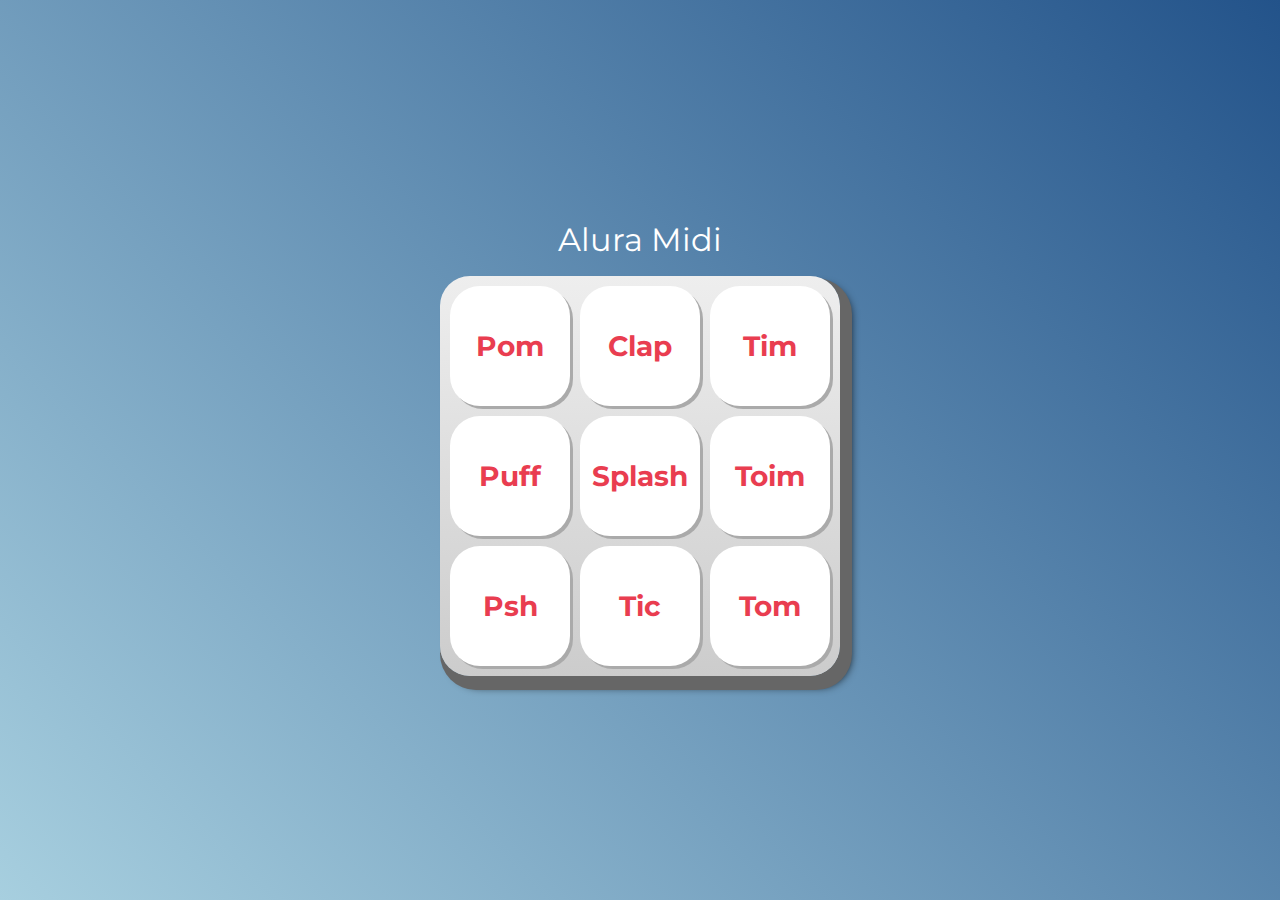
<file: aluramidi-curso-arquivos-iniciais/index.html>
<!DOCTYPE html>
<html lang="pt-BR">
<head>
    <meta charset="UTF-8">
    <meta http-equiv="X-UA-Compatible" content="IE=edge">
    <meta name="viewport" content="width=device-width, initial-scale=1.0">

    <title>Alura MIDI</title>

    <link rel="preconnect" href="https://fonts.googleapis.com">
    <link rel="preconnect" href="https://fonts.gstatic.com" crossorigin>
    <link href="https://fonts.googleapis.com/css2?family=Montserrat:wght@500;600&display=swap" rel="stylesheet">

    <link rel="icon" type="image/png" href="images/bateria.png">
    <link rel="stylesheet" href="css/reset.css">
    <link rel="stylesheet" href="css/estilos.css">

</head>
<body>

    <h1>Alura Midi</h1>

    <section class="teclado">
        <button oneclick="tocaSomPom()" class="tecla tecla_pom">Pom</button>
        <button class="tecla tecla_clap">Clap</button>
        <button class="tecla tecla_tim">Tim</button>

        <button class="tecla tecla_puff">Puff</button>
        <button class="tecla tecla_splash">Splash</button>
        <button class="tecla tecla_toim">Toim</button>

        <button class="tecla tecla_psh">Psh</button>
        <button class="tecla tecla_tic">Tic</button>
        <button class="tecla tecla_tom">Tom</button>
    </section>

    <audio src="sounds/keyq.wav" id="som_tecla_pom"></audio>
    <audio src="sounds/keyw.wav" id="som_tecla_clap"></audio>
    <audio src="sounds/keye.wav" id="som_tecla_tim"></audio>
    <audio src="sounds/keya.wav" id="som_tecla_puff"></audio>
    <audio src="sounds/keys.wav" id="som_tecla_splash"></audio>
    <audio src="sounds/keyd.wav" id="som_tecla_toim"></audio>
    <audio src="sounds/keyz.wav" id="som_tecla_psh"></audio>
    <audio src="sounds/keyx.wav" id="som_tecla_tic"></audio>
    <audio src="sounds/keyc.wav" id="som_tecla_tom"></audio>
   
    <script src="main.js"></script>
</body>
</html>
</file>
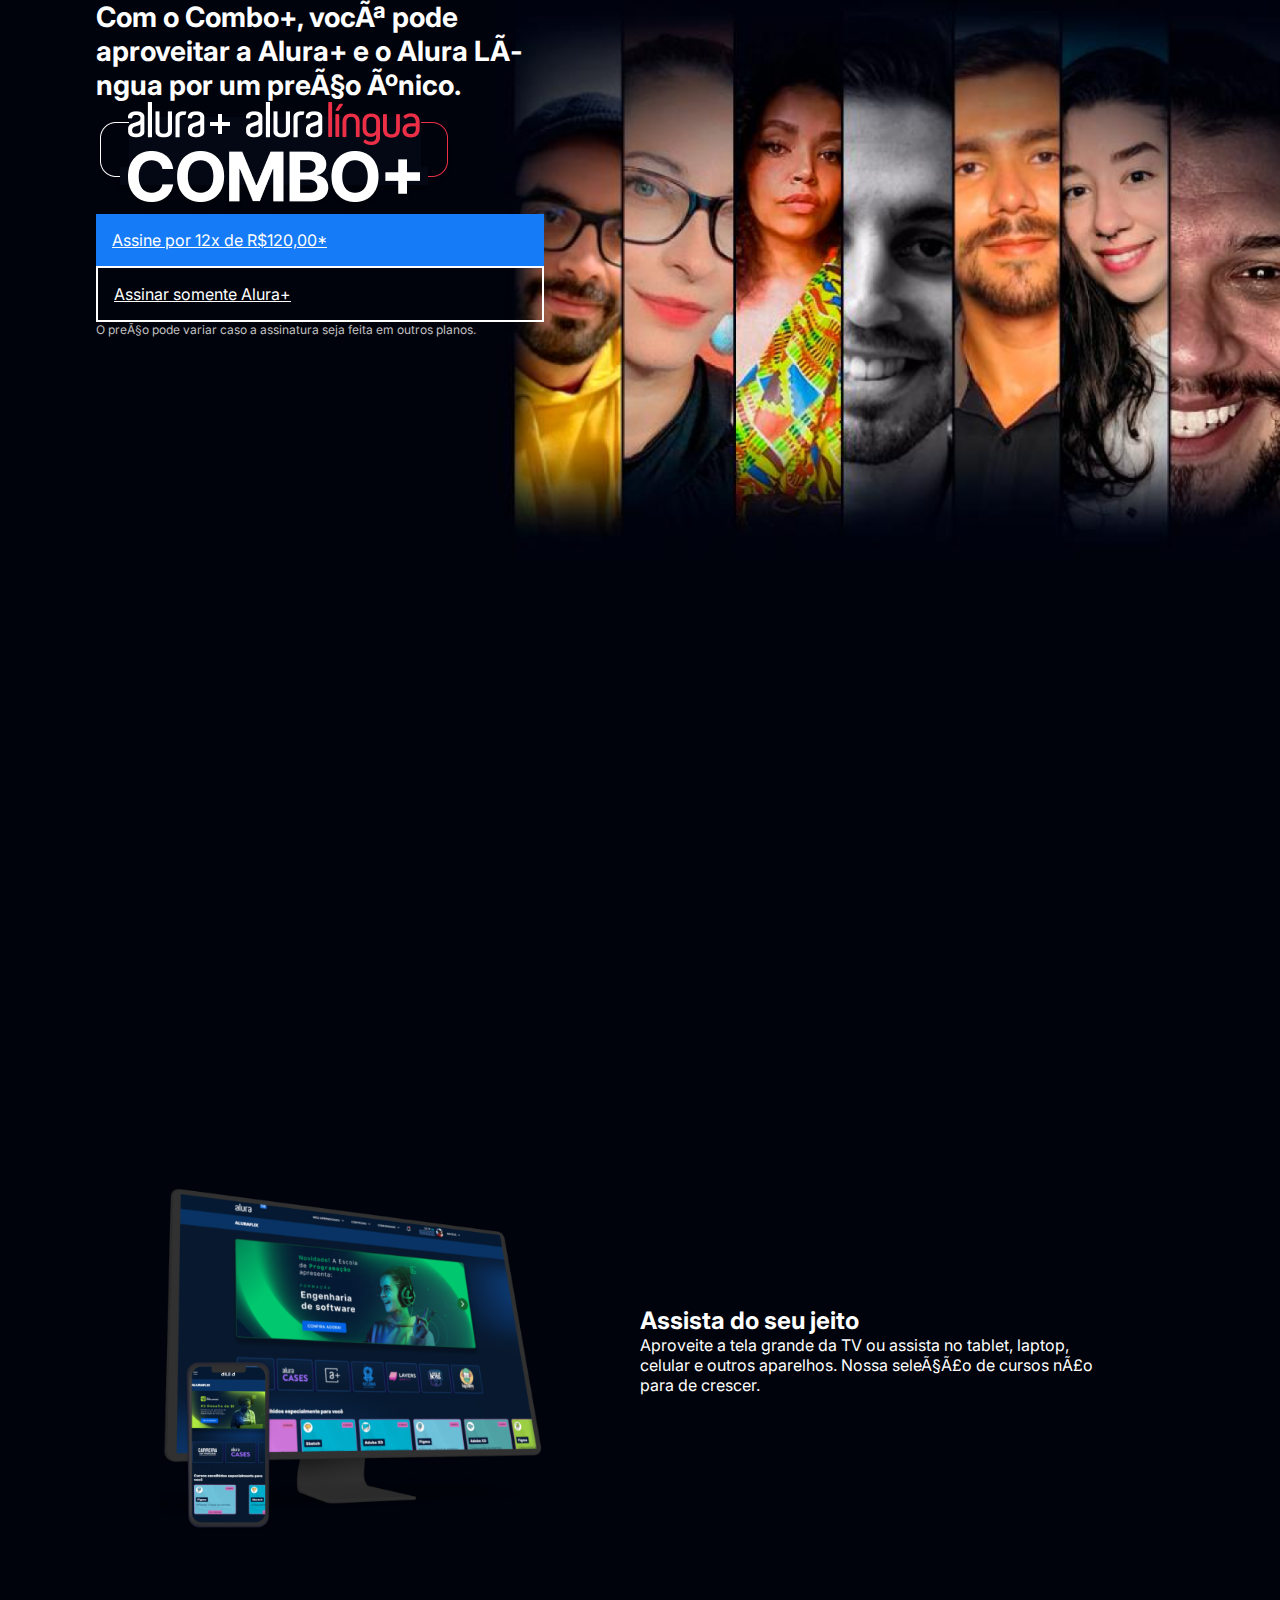
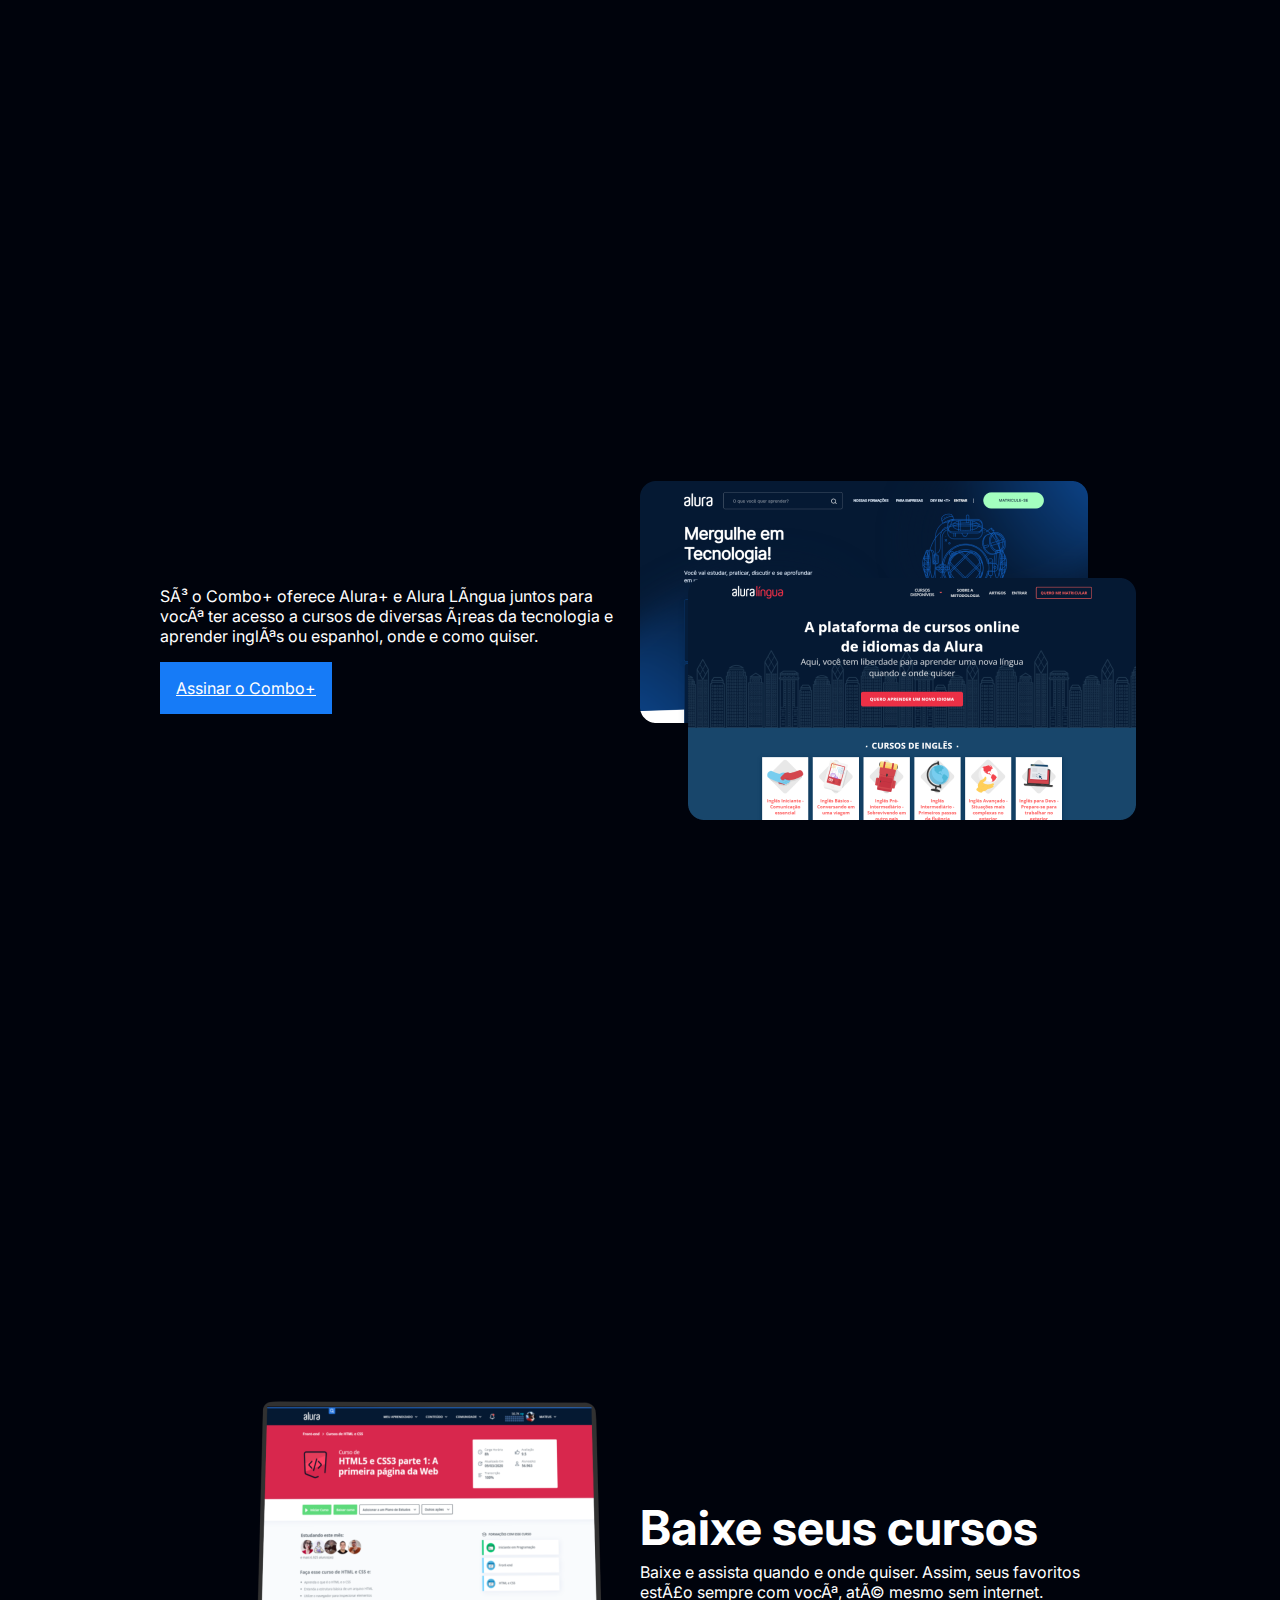
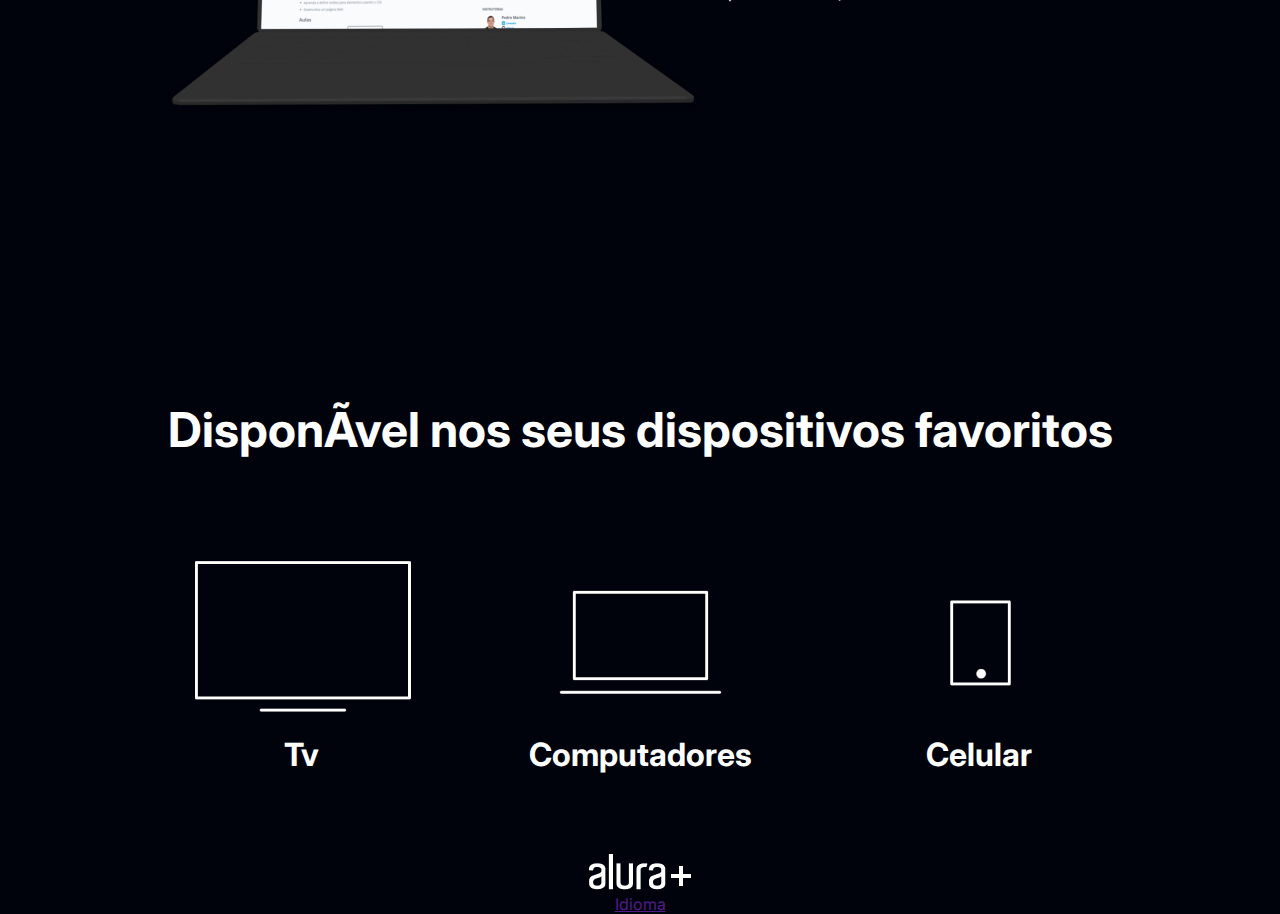
<file: Grupo/index.html>
<!DOCTYPE html>
 <html>
    <head>
      <title>Alura Plus</title>
      <meta charset=”UTF-8”>
      <meta name=”viewport” content="width=device-width" initial-scale=1”>
      <link rel="stylesheet" href="style.css">
      <link rel="preconnect" href="https://fonts.googleapis.com">
    <link rel="preconnect" href="https://fonts.gstatic.com" crossorigin>
    <link href="https://fonts.googleapis.com/css2?family=Inter:wght@700&display=swap" rel="stylesheet">
    </head>

<body>
      <section class="container principal">
        <div class="container__caixa">
    <h1 class="container__titulo">Com o Combo+, você pode aproveitar
    a Alura+ e o Alura Língua por um preço único.</h1>
    <img src="img/Combo (1).png" alt="O combo+ é junção do alura+ e o alura língua" class="container__imagem">
    <a href="www.alura.com.br" class="container__botao">Assine por 12x de R$120,00*</a>

<a href="www.alura.com.br" class="container__botao botao_secundario">Assinar somente Alura+</a>
<p class="container__aviso">O preço pode variar caso a assinatura seja feita em outros planos.</p>
</div>
</section>

<section class="container secundario">
<img src="img/Plataformas (1).png" alt="Um monitor e um celular com o alura plus aberto"
 class="secundario__imagem">
 <div class=”container__descricao”>
 <h2 class=”descricao__titulo”>Assista do seu jeito</h2>
 <p class=”descricao__texto”>Aproveite a tela grande da TV
  ou assista no tablet, laptop, celular e outros aparelhos.
  Nossa seleção de cursos não para de crescer.</p>
</div>



</section>

<section class="container secundario">
  <div class=”container__descricao”>
  
    <p class=”descricao__texto”>Só o Combo+ oferece Alura+ e Alura Língua juntos para você ter acesso a cursos de diversas áreas da tecnologia e aprender inglês ou espanhol, onde e como quiser.</p>
 <a href="www.alura.com.br" class="container__botao secundario__botao">Assinar o Combo+</a>

</div>
<img src="img/Telas.png" alt="Tela da Alura Plus e da Alura Língua" class=”secundario__imagem”>
</section>


<section class="container secundario">

  <img src="img/Notebook.png" alt="Um monitor exibindo o site da Alura" class=”secundario__imagem”>
<div class="container__decricao">
<h2 class="descricao__titulo">Baixe seus cursos</h2>
  <p class=”descricao__texto”>Baixe e assista quando e onde quiser.
    Assim, seus favoritos estão sempre com você, até mesmo sem internet.</p>
  
  </div>
</section>



<section class="dispositivos">
 <h2 class="dispositivos__titulo">Disponível nos seus dispositivos favoritos</h2>
<ul class="dispositivos__lista">

<li>
<img src="img/tv.png" alt="ícone de televisão">
<h3 class="lista__item">Tv</h3>
</li>

<li>
  <img src="img/computador.png" alt="ícone de computador">
<h3 class="lista__item">Computadores</h3>
  </li>


  <li>
    <img src="img/celular.png" alt="ícone de celular">
<h3 class="lista__item">Celular</h3>
    </li>

</ul>




<footer class="rodape">
<img src="img/Logo.png" alt="Alura+" class="rodape__logo">
<ul class="rodape__lista">

<li class="lista__link">
<a href="">Idioma</a>

</li>


































</ul>
































</footer>





</section>













</body>
</html>
</file>
<file: aluramidi-curso-arquivos-iniciais/css/estilos.css>
:root {
  --cinza: #aaa;
  --vermelha: #e93d50;
  --vermelha-escura: #af303f;
  --branca: #fff;
  --luz: rgb(229, 255, 0);
}

body {
  align-items: center;
  background: linear-gradient(45deg, #a7cfdf 0%,#23538a 100%);
  display: flex;
  justify-content: center;
  flex-direction: column;
  font-family: 'Montserrat', sans-serif;
  min-height: 100vh;
}

h1 {
  color: var(--branca);
  margin-bottom: 20px;
  font-size: 2rem;
}

.teclado {
  background: linear-gradient(to bottom, #eeeeee 0%,#cccccc 100%);
  box-shadow: 6px 8px 0 6px #666, 10px 10px 10px #000;
  border-radius: 30px;
  display: grid;
  gap: 10px;
  grid-template-columns: repeat(3, 1fr);
  padding: 10px;
}

.tecla {
  background-color: var(--branca);
  border-radius: 30px;
  box-shadow: 3px 3px 0 var(--cinza);
  color: var(--vermelha);
  cursor: pointer;
  height: 120px;
  font-size: 1.75em;
  font-weight: bold;
  line-height: 120px;
  text-align: center;
  width: 120px;
}

.tecla.ativa,
.tecla:active {
  background-color: var(--vermelha);
  border: 4px solid  var(--vermelha);
  box-shadow: 3px 3px 0 var(--vermelha-escura) inset;
  color: var(--branca);
  outline: none;
}

.tecla.focus,
.tecla:focus {
  outline: none;
  box-shadow: 1px 1px 10px var(--luz);
}

.tecla.active:focus,
.tecla:active:focus {
  box-shadow: 3px 3px 0 var(--vermelha-escura) inset, 1px 1px 10px var(--luz);
}
</file>
<file: Grupo/style.css>
*{margin: 0; padding: 0;}

:root {--branco-principal: #FFFFFF;
    --cinza-secundario: #C0C0C0;
    --botao-azul:#167BF7;
    --cor-de-fundo: #00030C;
    --fonte-principal: 'Inter';}

body {background-color: var(--cor-de-fundo);
color: var(--branco-principal) ; 
font-family:var(--fonte-principal);
font-size: 16x;
font-weight: 400;}

.container {height: 100vh; display: grid; grid-template-columns: 50% 50%;
}

.principal{background-image: url(img/Background\ \(1\).png);

background-repeat: no-repeat;

background-size: contain;}

.container__botao {
background-color: var(--botao-azul);

border: radius 5px;

padding: 1em;color: var(--branco-principal);

display: block;}

.botao_secundario 
{background-color: transparent;
border: 2px 
solid var(--branco-principal);
}

.container__aviso{font-size: 12px;
color: var(--cinza-secundario);}

.container__titulo {font-size:28px;
font-weight: 700;}

.contanier__imagem{margin: 1em 0 2em 0;}

.container__caixa{
    margin: 0 6em; }

.secundario__imagem {
        width:80% ; }

.secundario {
 align-items: center; margin: 0 10em;}

 .descricao__titulo {
  font-weight: 700;
  font-size: 48px; color:var(--branco-principal);
margin-bottom: 0.1em; }

.descricao__texto {
color: var(--cinza-secundario);}

.secundario__botao {display: inline-block;
margin-top: 1em;}

.container__descricao {padding: 2em;}

.dispositivos__lista{display: flex;
justify-content: center; list-style-type:none;
margin: 5em 0}

.dispositivos{text-align: center;}

.dispositivos__titulo{font-size: 48px;
color: var(--branco-principal);}

.lista__item{font-size: 32px;
color: var(--branco-principal);}
</file>
